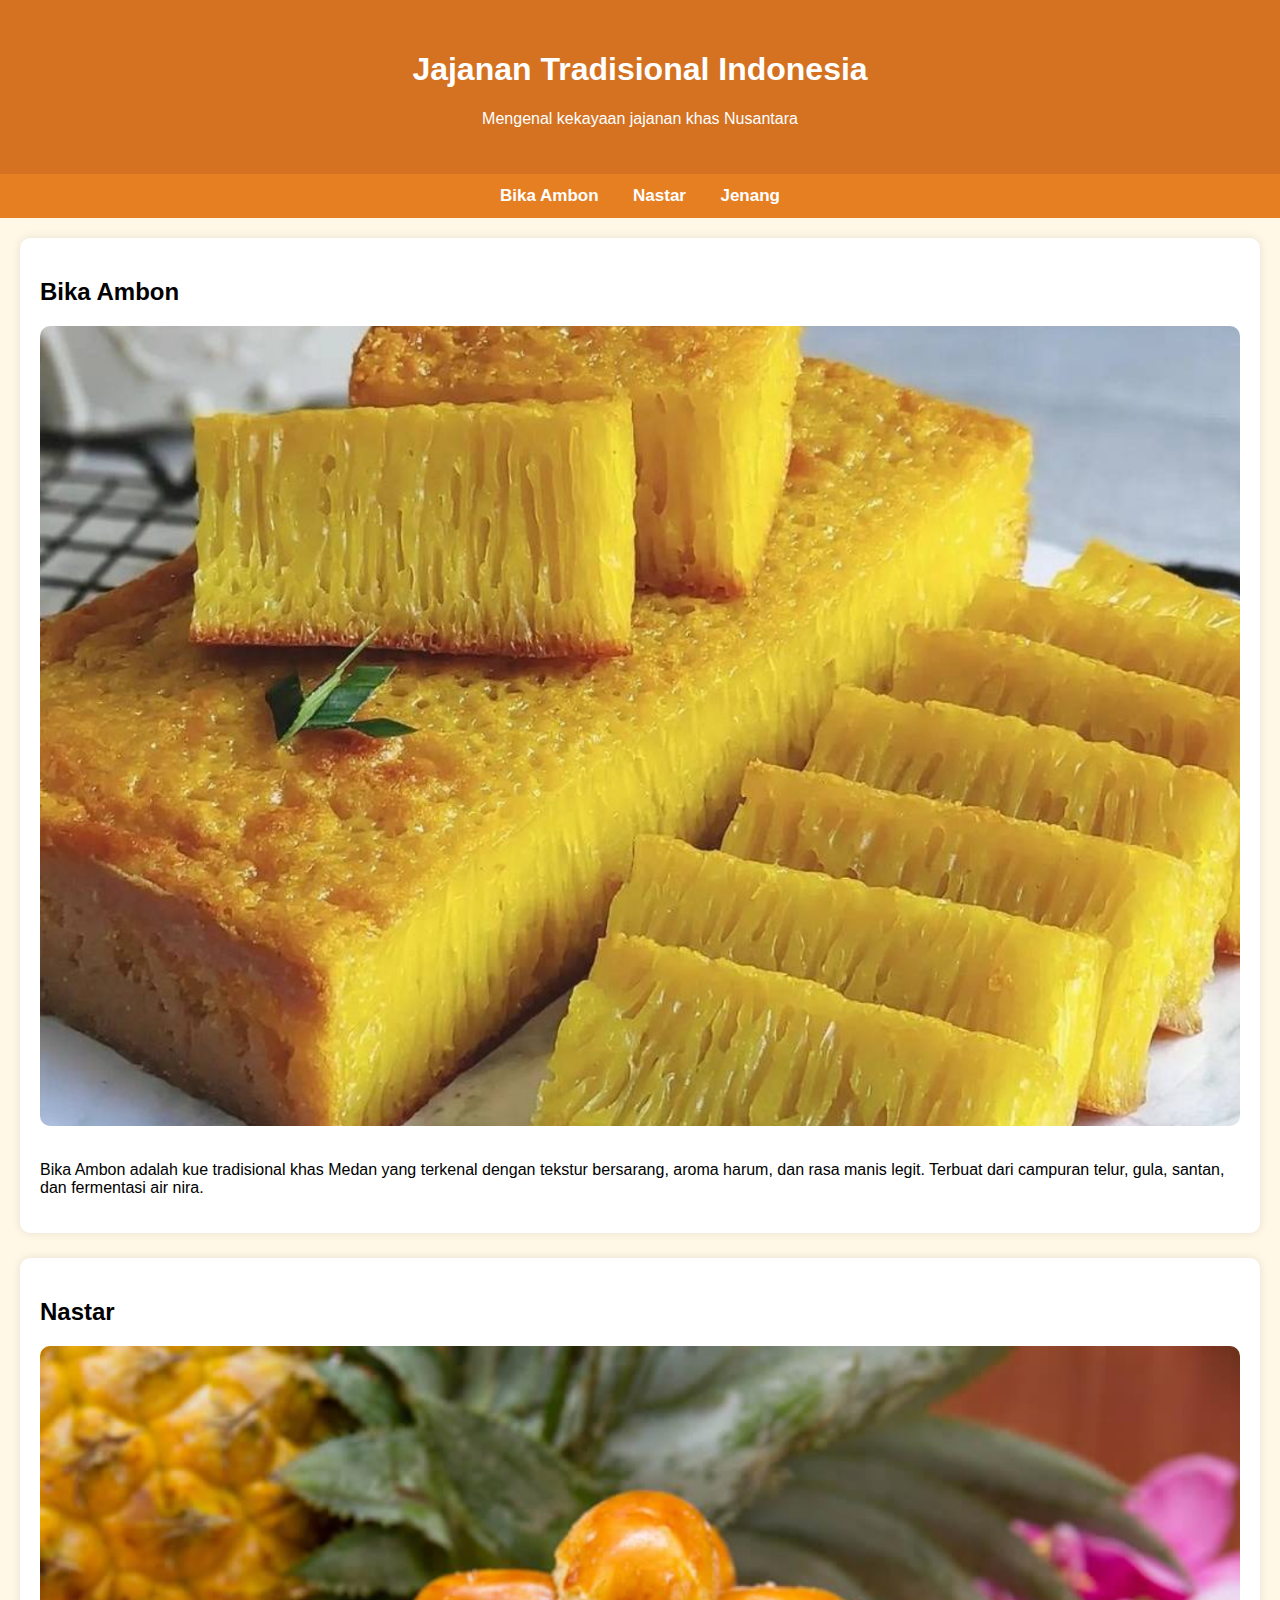
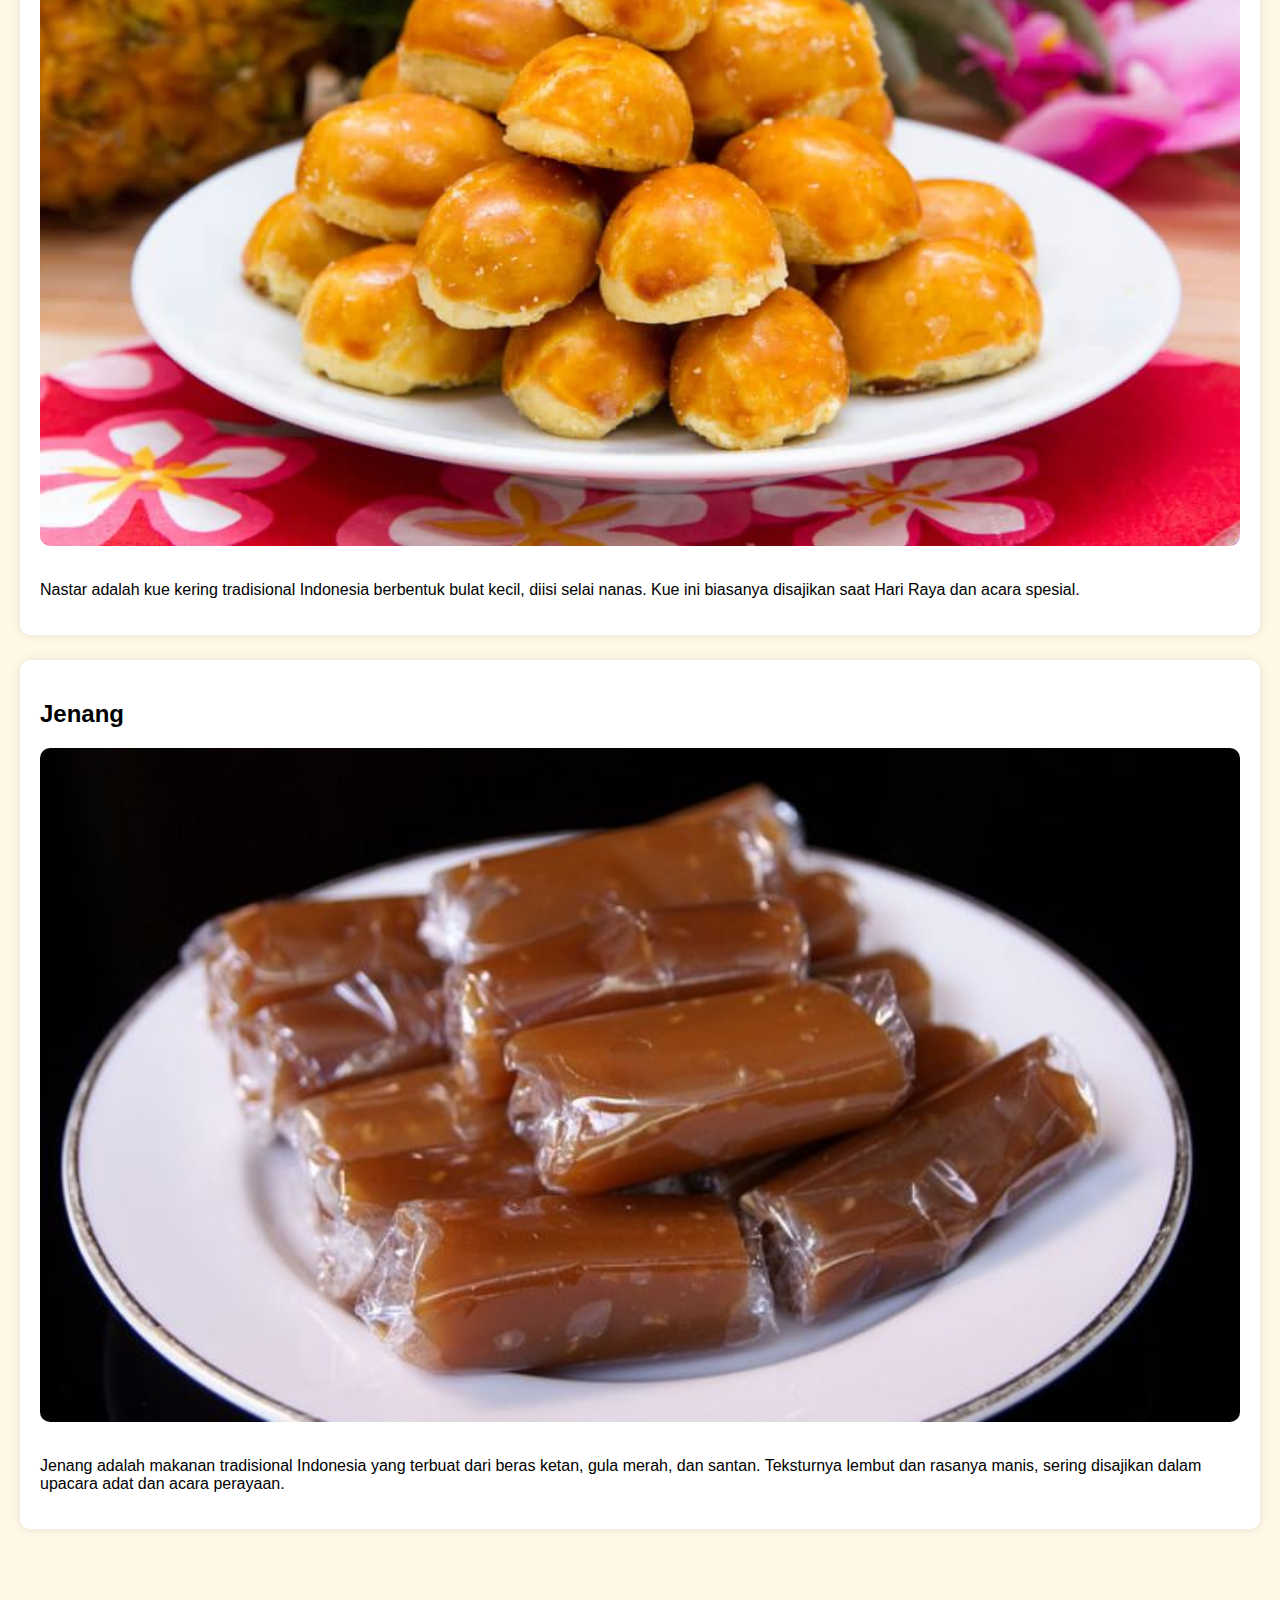
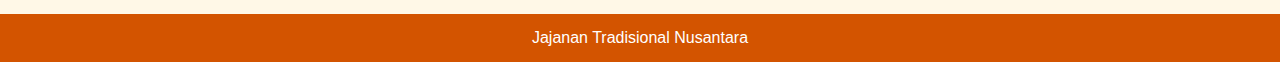
<file: index.html>
<!DOCTYPE html>
<html lang="id">
<head>
    <meta charset="UTF-8">
    <meta name="viewport" content="width=device-width, initial-scale=1.0">
    <title>Jajanan Tradisional Indonesia</title>
    <link rel="stylesheet" href="style.css">
</head>
<body>

<header>
    <h1>Jajanan Tradisional Indonesia</h1>
    <p>Mengenal kekayaan jajanan khas Nusantara</p>
</header>

<nav>
    <a href="#bika">Bika Ambon</a>
    <a href="#nastar">Nastar</a>
    <a href="#jenang">Jenang</a>
</nav>

<div class="container">

    <div class="card" id="bika">
        <h2>Bika Ambon</h2>
        <img src="bika-ambon-oleh–oleh-khas-dari-medan.jpg" alt="Bika Ambon">
        <p>
            Bika Ambon adalah kue tradisional khas Medan yang terkenal dengan tekstur bersarang, aroma harum, 
            dan rasa manis legit. Terbuat dari campuran telur, gula, santan, dan fermentasi air nira.
        </p>
    </div>

    <div class="card" id="nastar">
        <h2>Nastar</h2>
        <img src="kue nastar.jpg" alt="Nastar">
        <p>
            Nastar adalah kue kering tradisional Indonesia berbentuk bulat kecil, diisi selai nanas. 
            Kue ini biasanya disajikan saat Hari Raya dan acara spesial.
        </p>
    </div>

    <div class="card" id="jenang">
        <h2>Jenang</h2>
        <img src="jenang.jpg" alt="Jenang">
        <p>
            Jenang adalah makanan tradisional Indonesia yang terbuat dari beras ketan, gula merah, dan santan. 
            Teksturnya lembut dan rasanya manis, sering disajikan dalam upacara adat dan acara perayaan.
        </p>
    </div>

</div>

<footer>
    Jajanan Tradisional Nusantara 
</footer>



</body>
</html>
</file>
<file: style.css>
body {
    margin: 0;
    font-family: Arial, sans-serif;
    background: #fff8e7;
}

header {
    background: #d47221;
    color: white;
    padding: 30px;
    text-align: center;
}

nav {
    background: #e67e22;
    text-align: center;
    padding: 12px;
}

nav a {
    color: white;
    margin: 0 15px;
    text-decoration: none;
    font-weight: bold;
    font-size: 17px;
}

nav a:hover {
    text-decoration: underline;
}

.container {
    padding: 20px;
}

.card {
    background: rgb(255, 255, 255);
    padding: 20px;
    border-radius: 10px;
    margin-bottom: 25px;
    box-shadow: 0 0 10px rgba(0,0,0,0.1);
}

.card img {
    width: 100%;
    border-radius: 10px;
    margin-bottom: 15px;
}

footer {
    background: #d35400;
    color: white;
    text-align: center;
    padding: 15px;
    margin-top: 40px;
}
</file>
